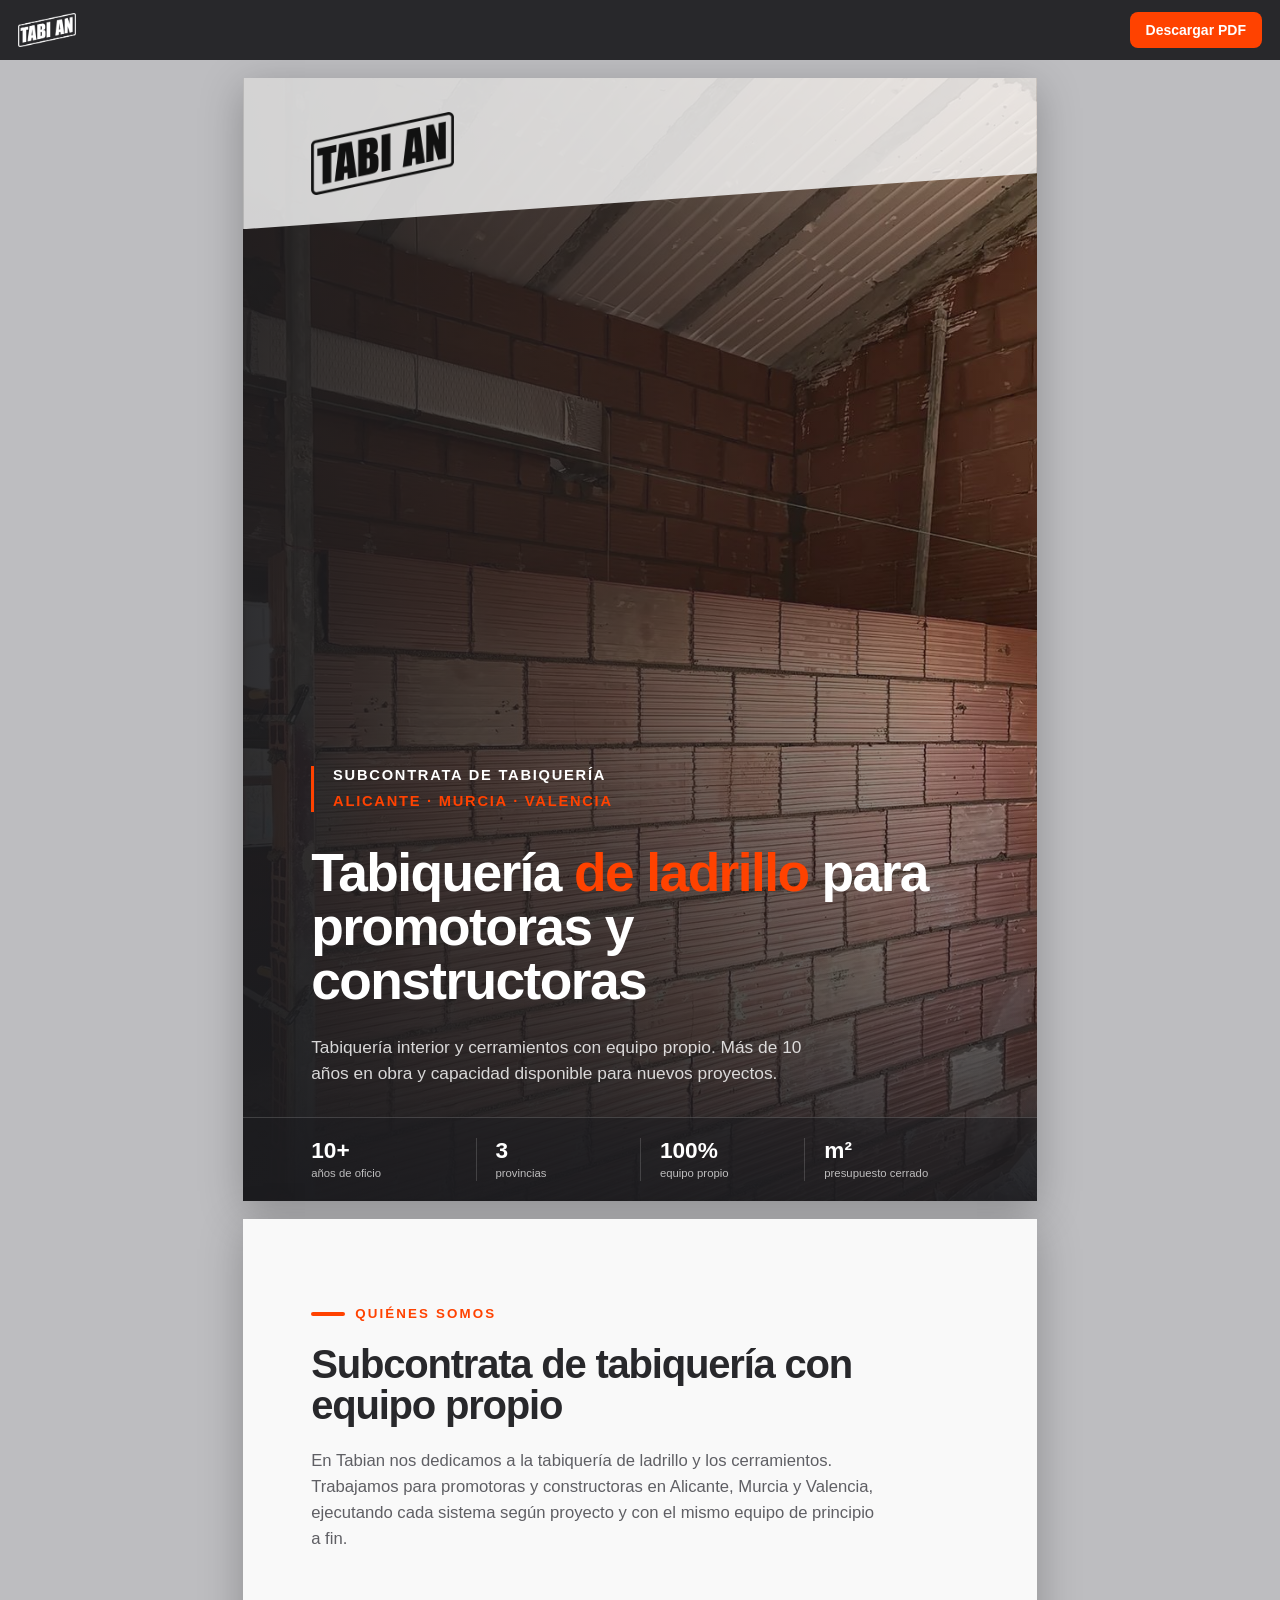
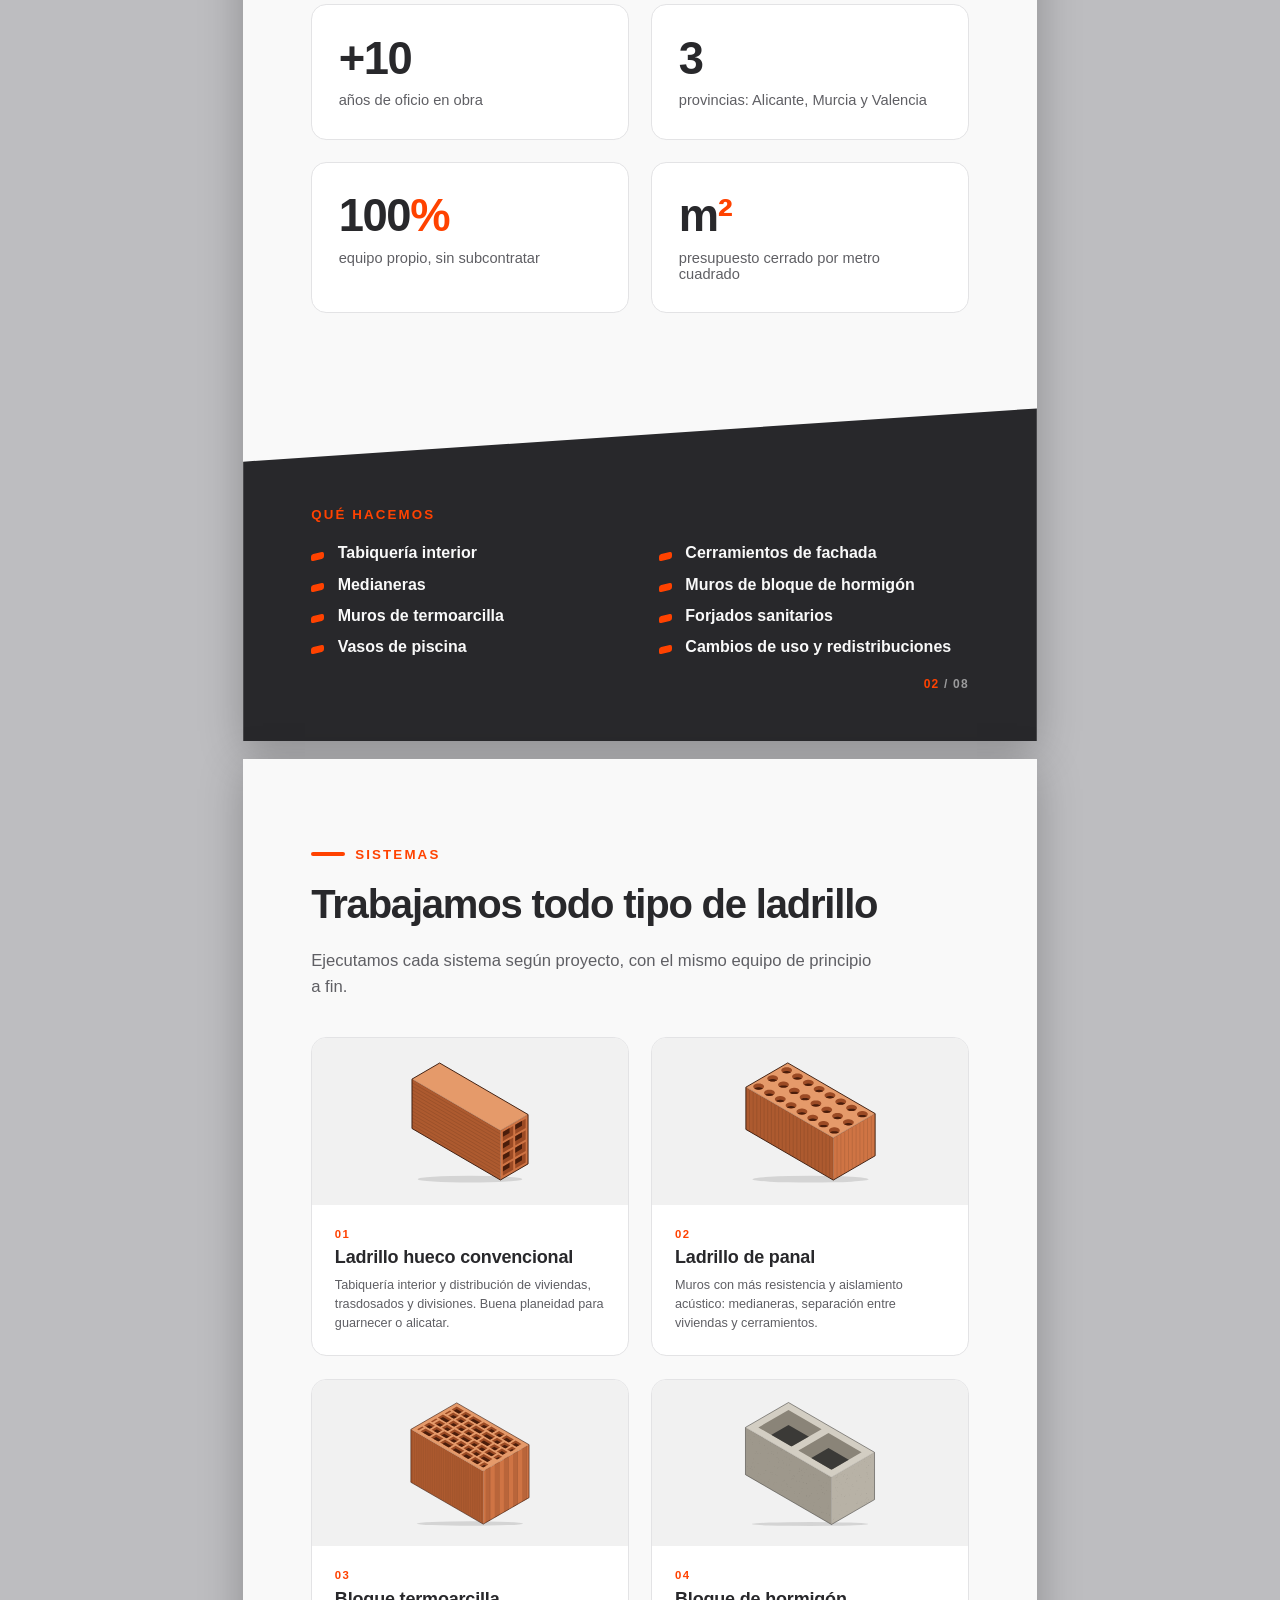
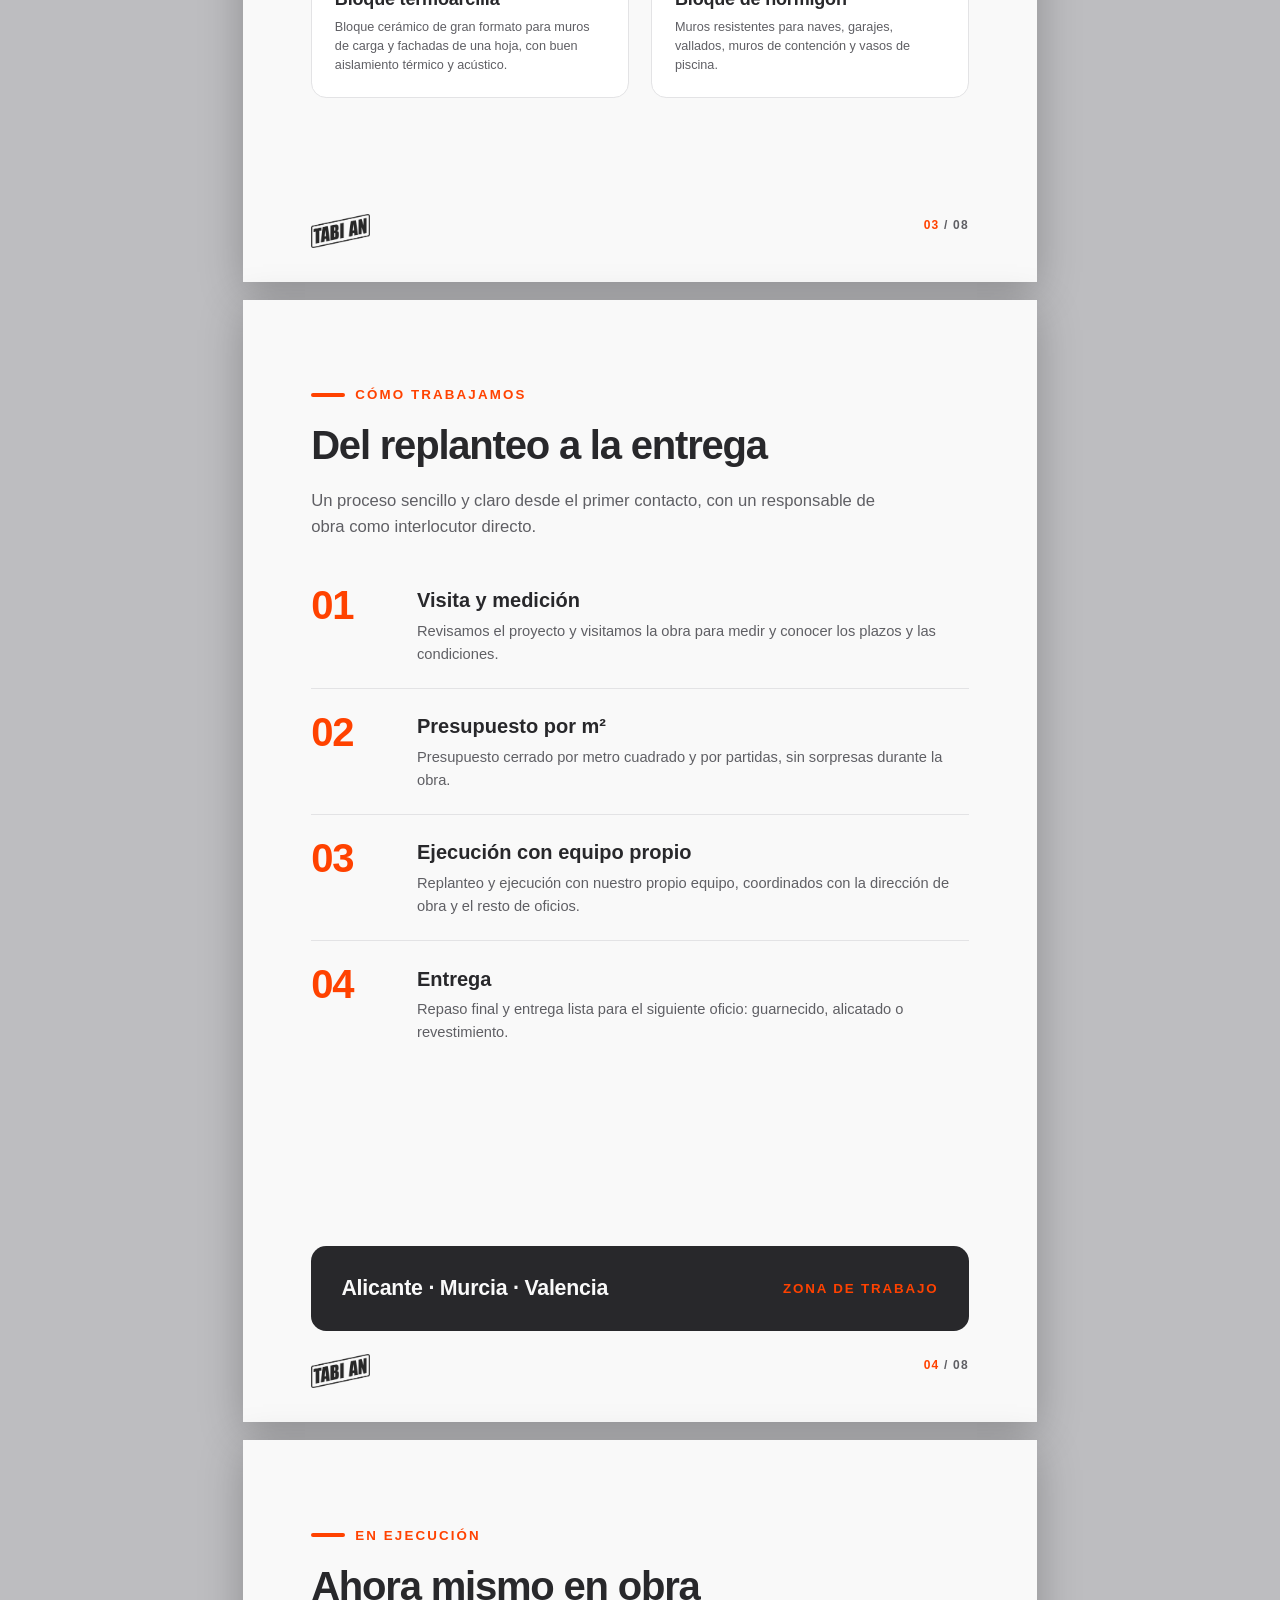
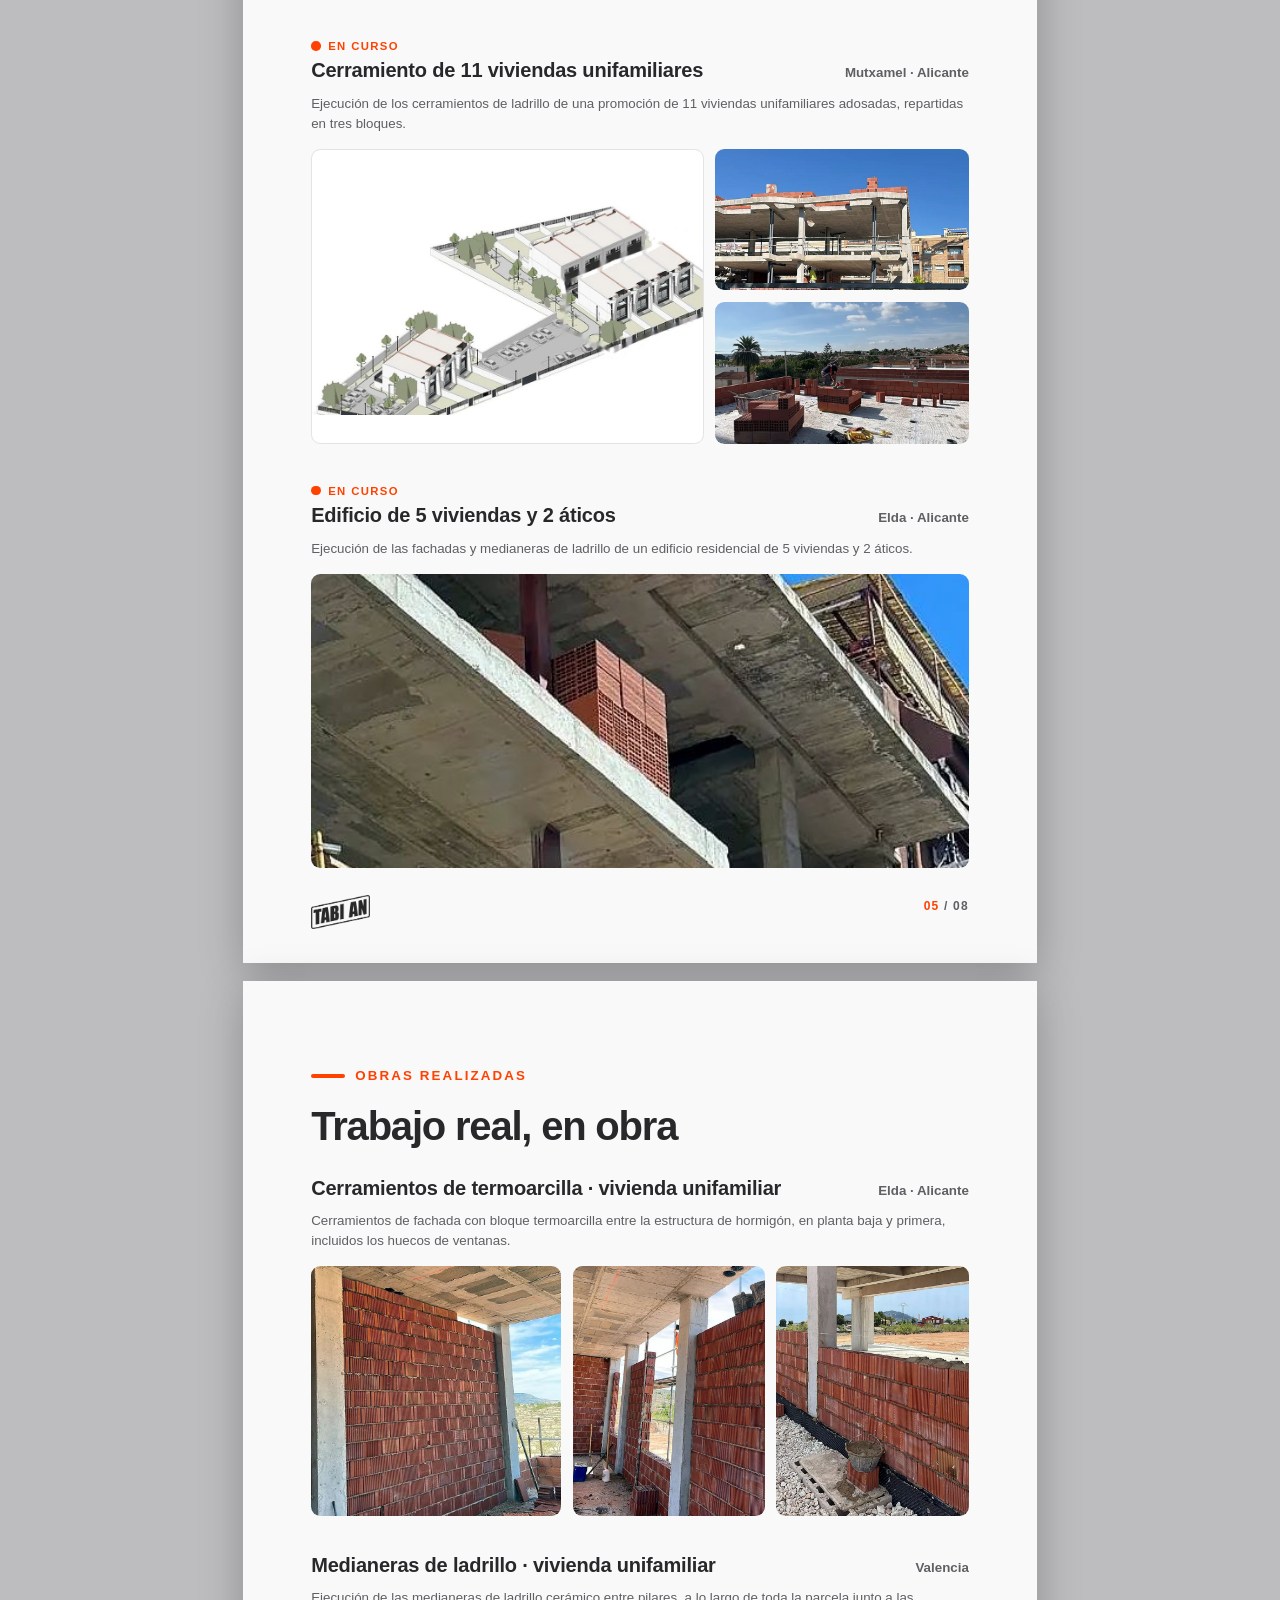
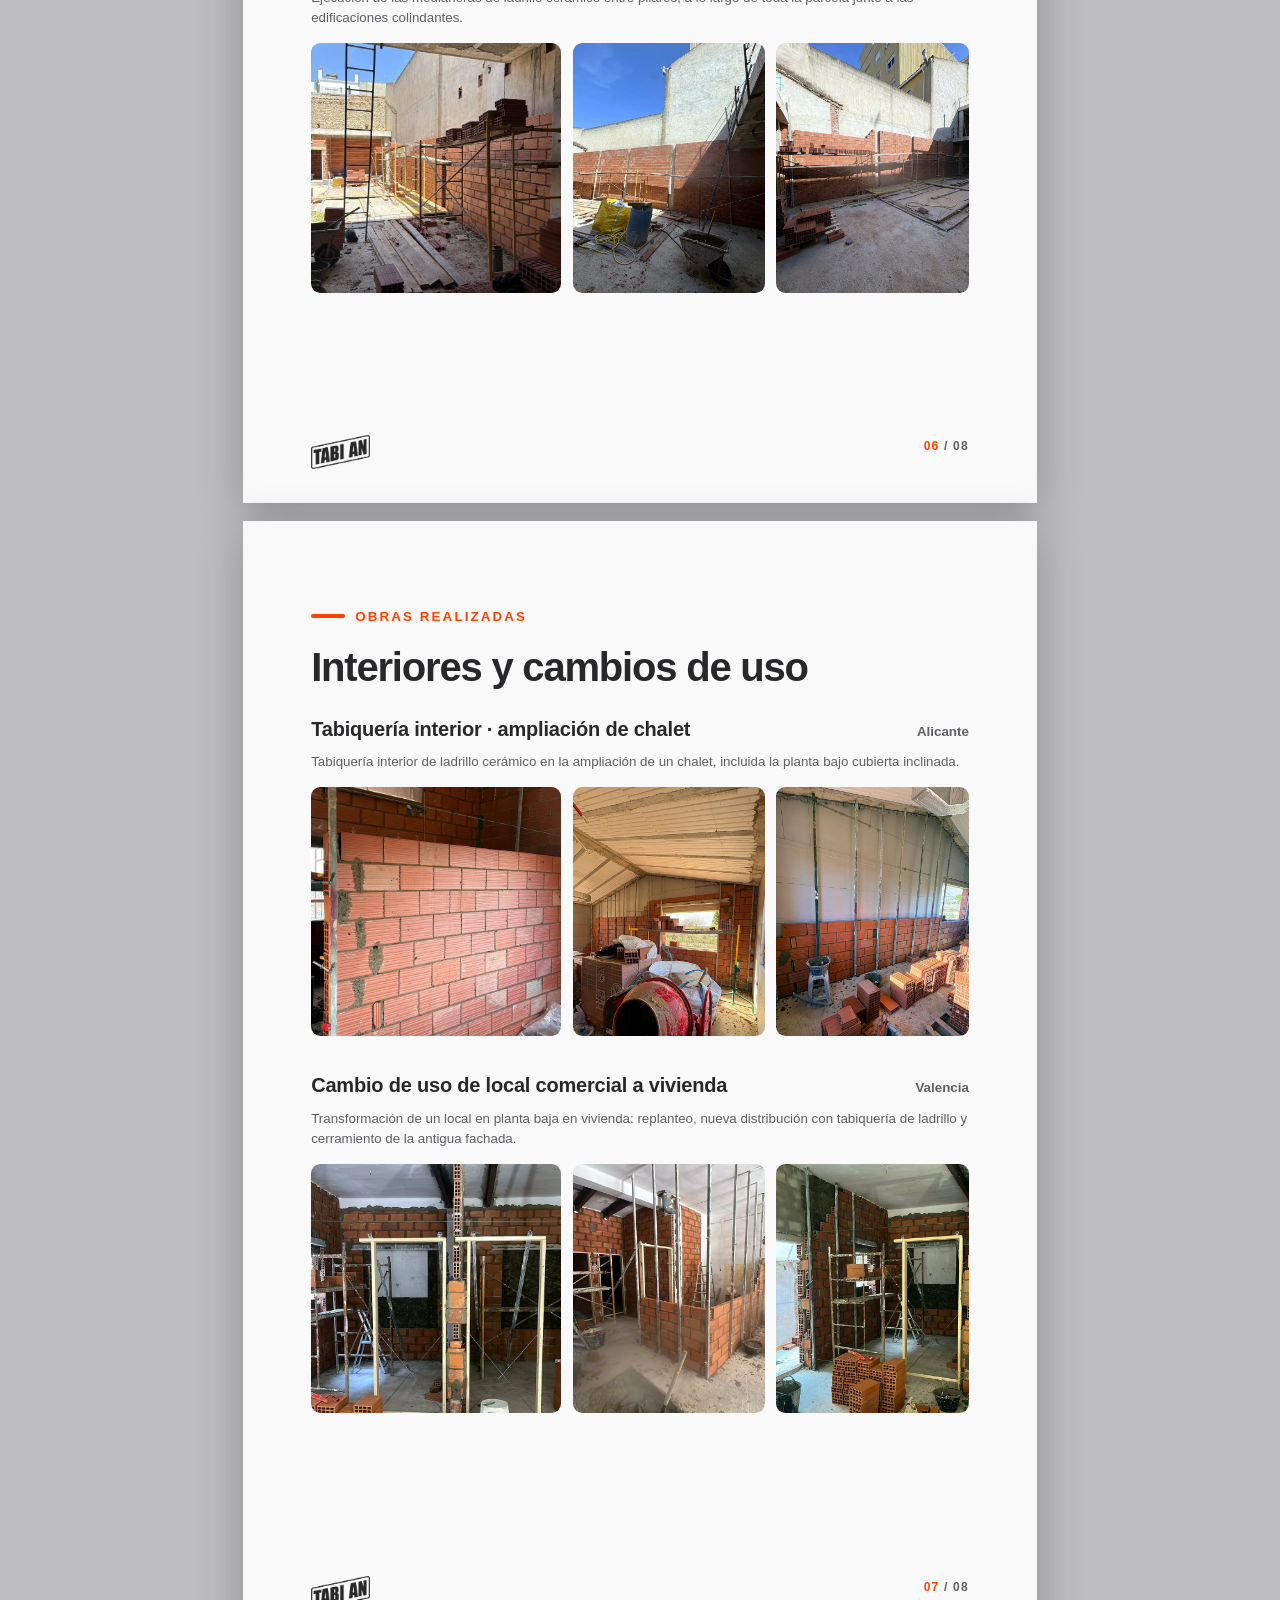
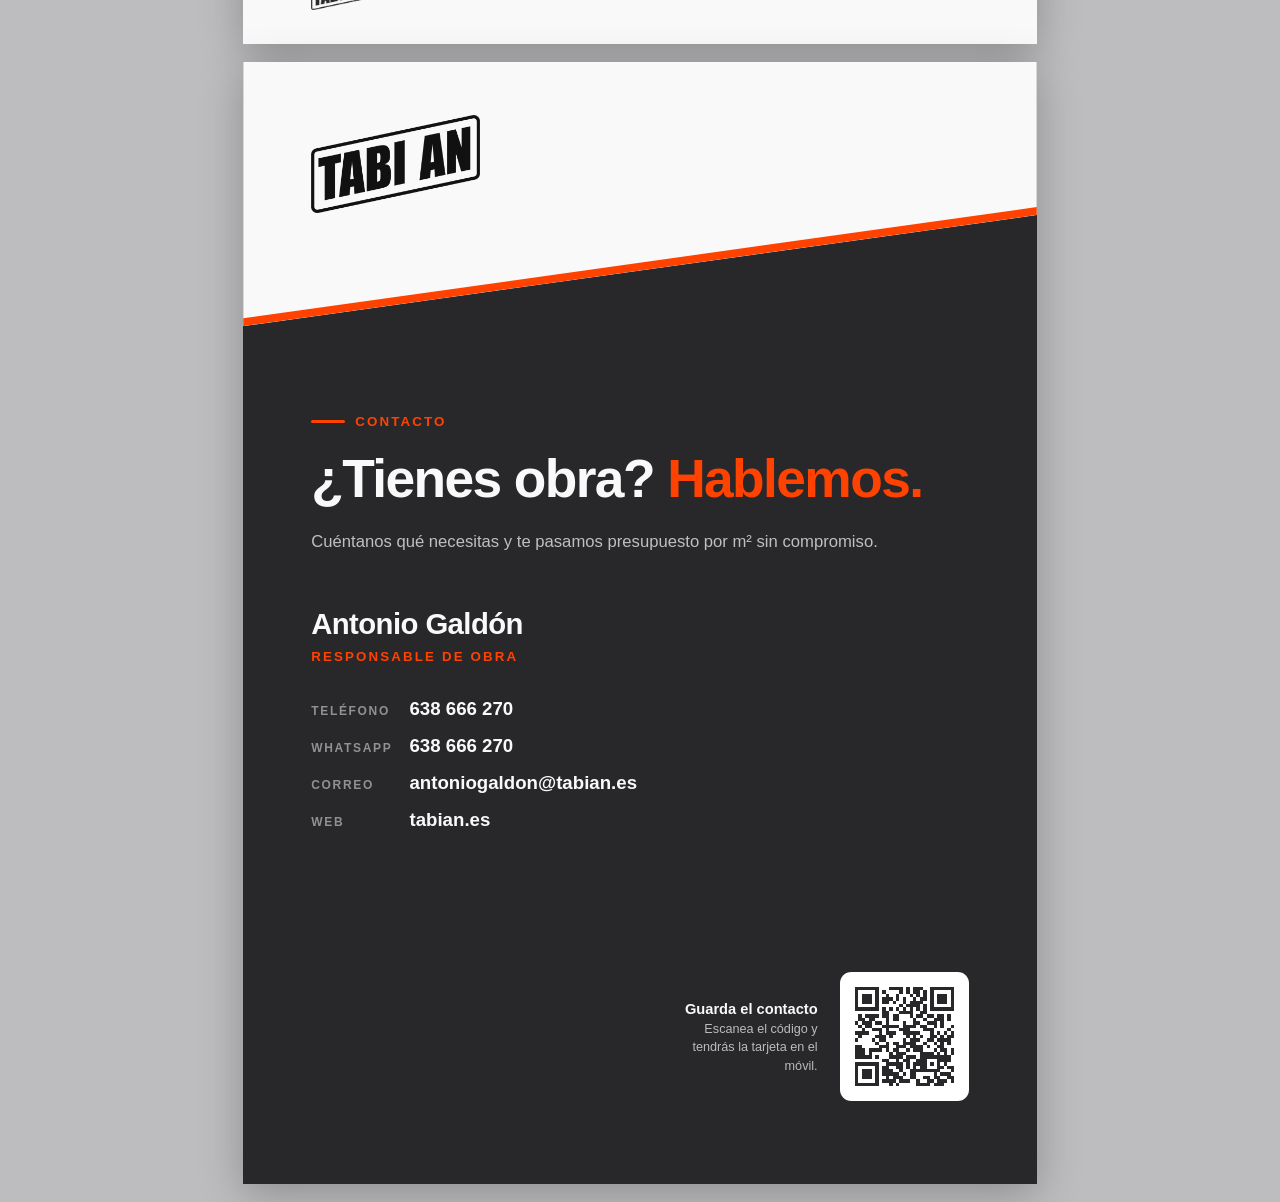
<file: dossier/index.html>
<!DOCTYPE html>
<html lang="es">
<head>
  <meta charset="UTF-8">
  <meta name="viewport" content="width=device-width, initial-scale=1">
  <title>Dossier · Tabian · Tabiquería de ladrillo</title>
  <meta name="description" content="Dossier de Tabian: tabiquería de ladrillo y cerramientos para promotoras y constructoras en Alicante, Murcia y Valencia.">
  <meta name="theme-color" content="#28282b">
  <meta property="og:title" content="Dossier · Tabian">
  <meta property="og:description" content="Tabiquería de ladrillo y cerramientos para promotoras y constructoras">
  <meta property="og:image" content="https://tabian.es/tarjeta/og.png">
  <link rel="icon" type="image/png" href="../img/favicon.png">
  <style>
    :root {
      --ink: #28282b; --ink-soft: #5f5f64; --off: #f9f9f9; --soft: #f1f1f1; --line: #e3e3e5;
      --red: #ff4200;
    }
    @page { size: A4; margin: 0; }
    * { box-sizing: border-box; }
    html { -webkit-print-color-adjust: exact; print-color-adjust: exact; }
    body {
      margin: 0; background: #bdbdc0;
      font-family: Inter, -apple-system, BlinkMacSystemFont, "Segoe UI", Roboto, Helvetica, Arial, sans-serif;
      color: var(--ink); -webkit-font-smoothing: antialiased;
    }

    /* Barra superior solo en la versión web */
    .webbar {
      position: sticky; top: 0; z-index: 10;
      display: flex; justify-content: space-between; align-items: center; gap: 12px;
      padding: 12px 18px; background: var(--ink); color: var(--off);
    }
    .webbar img { height: 34px; }
    .webbar a {
      background: var(--red); color: #fff; text-decoration: none; font-weight: 700; font-size: 14px;
      padding: 10px 16px; border-radius: 8px; white-space: nowrap;
    }
    @media print { .webbar { display: none; } body { background: none; } }

    .page {
      position: relative; width: 210mm; height: 297mm; overflow: hidden;
      margin: 18px auto; background: var(--off);
      box-shadow: 0 10px 40px rgba(0,0,0,.25);
      page-break-after: always; break-after: page;
    }
    @media print { .page { margin: 0; box-shadow: none; } }
    @media screen and (max-width: 820px) {
      .pages { zoom: calc(100vw / 820px); }
    }

    .pad { position: absolute; inset: 0; padding: 22mm 18mm 20mm; }
    .kicker {
      display: inline-flex; align-items: center; gap: 10px; margin: 0 0 6mm;
      font-size: 10pt; font-weight: 800; letter-spacing: .16em; text-transform: uppercase; color: var(--red);
    }
    .kicker::before { content: ""; width: 9mm; height: 1mm; background: var(--red); border-radius: 1mm; }
    h2 { margin: 0 0 6mm; font-size: 30pt; line-height: 1.02; letter-spacing: -.03em; font-weight: 800; }
    .lead { margin: 0; font-size: 12.5pt; line-height: 1.55; color: var(--ink-soft); max-width: 150mm; }
    .num { position: absolute; bottom: 10mm; right: 18mm; font-size: 9pt; font-weight: 700; color: var(--ink-soft); letter-spacing: .1em; }
    .num b { color: var(--red); }
    .footlogo { position: absolute; bottom: 9mm; left: 18mm; height: 9mm; opacity: .9; }

    /* ---------- Portada (igual que la portada de la web) ---------- */
    .cover { background: #1c1c1f; color: #fff; }
    .cover .photo { position: absolute; inset: 0; }
    .cover .photo img { width: 100%; height: 100%; object-fit: cover; object-position: 50% 60%; transform: scale(1.08); }
    .cover .photo::after {
      content: ""; position: absolute; inset: 0;
      background:
        linear-gradient(90deg, rgba(28,28,31,.92) 0%, rgba(28,28,31,.72) 45%, rgba(28,28,31,.25) 100%),
        linear-gradient(0deg, rgba(28,28,31,.85) 0%, transparent 40%);
    }
    .cover .band {
      position: absolute; left: 0; right: 0; top: 0; height: 40mm;
      background: rgba(249,249,249,.82);
      clip-path: polygon(0 0, 100% 0, 100% 63%, 0 100%);
    }
    .cover .logo { position: absolute; top: 9mm; left: 18mm; height: 22mm; }
    .cover .content { position: absolute; left: 18mm; right: 18mm; bottom: 30mm; }
    .cover .eyebrow {
      display: flex; flex-direction: column; gap: 2mm; margin: 0 0 9mm; padding-left: 5mm;
      border-left: 1mm solid var(--red);
      font-size: 11pt; font-weight: 700; letter-spacing: .12em; text-transform: uppercase; line-height: 1.3;
    }
    .cover .eyebrow span:last-child { color: var(--red); }
    .cover h1 { margin: 0 0 7mm; font-size: 40pt; line-height: 1.02; letter-spacing: -.03em; font-weight: 800; }
    .cover h1 span { color: var(--red); }
    .cover .lead2 { margin: 0; font-size: 13pt; line-height: 1.5; color: rgba(255,255,255,.82); max-width: 135mm; }
    .cover .stats-bar {
      position: absolute; left: 0; right: 0; bottom: 0; height: 22mm;
      border-top: 1px solid rgba(255,255,255,.16); background: rgba(28,28,31,.55);
      display: grid; grid-template-columns: repeat(4, 1fr); padding: 0 18mm; align-items: center;
    }
    .cover .stats-bar div { border-left: 1px solid rgba(255,255,255,.16); padding-left: 5mm; }
    .cover .stats-bar div:first-child { border-left: 0; padding-left: 0; }
    .cover .stats-bar b { display: block; font-size: 17pt; font-weight: 800; line-height: 1.1; }
    .cover .stats-bar span { font-size: 8.5pt; color: rgba(255,255,255,.7); }

    /* ---------- Quiénes somos ---------- */
    .stats { display: grid; grid-template-columns: 1fr 1fr; gap: 6mm; margin-top: 14mm; }
    .stat { background: #fff; border: 1px solid var(--line); border-radius: 4mm; padding: 8mm 7mm; }
    .stat b { display: block; font-size: 34pt; line-height: 1; font-weight: 800; letter-spacing: -.03em; }
    .stat b em { font-style: normal; color: var(--red); }
    .stat span { display: block; margin-top: 3mm; font-size: 11pt; color: var(--ink-soft); }
    .services {
      position: absolute; left: 0; right: 0; bottom: 0; height: 88mm; background: var(--ink); color: var(--off);
      clip-path: polygon(0 16%, 100% 0, 100% 100%, 0 100%); padding: 26mm 18mm 0;
    }
    .services h3 { margin: 0 0 6mm; font-size: 10pt; letter-spacing: .16em; text-transform: uppercase; color: var(--red); }
    .services ul { margin: 0; padding: 0; list-style: none; display: grid; grid-template-columns: 1fr 1fr; gap: 3.5mm 10mm; }
    .services li { font-size: 12pt; font-weight: 600; padding-left: 7mm; position: relative; }
    .services li::before { content: ""; position: absolute; left: 0; top: 2.2mm; width: 3.5mm; height: 1.8mm; background: var(--red); border-radius: .6mm; transform: skewY(-12deg); }
    .services .num { color: rgba(249,249,249,.55); }

    /* ---------- Sistemas ---------- */
    .bricks { display: grid; grid-template-columns: 1fr 1fr; gap: 6mm; margin-top: 10mm; }
    .brick { background: #fff; border: 1px solid var(--line); border-radius: 4mm; overflow: hidden; }
    .brick .art { height: 44mm; display: flex; align-items: center; justify-content: center; background: var(--soft); padding: 5mm 8mm; }
    .brick .art img { max-height: 100%; max-width: 100%; }
    .brick .body { padding: 5mm 6mm 6mm; }
    .brick small { font-size: 8.5pt; font-weight: 800; letter-spacing: .12em; color: var(--red); }
    .brick h4 { margin: 1.5mm 0 2mm; font-size: 13.5pt; letter-spacing: -.01em; }
    .brick p { margin: 0; font-size: 9.5pt; line-height: 1.5; color: var(--ink-soft); }

    /* ---------- Cómo trabajamos ---------- */
    .steps { margin-top: 12mm; display: grid; gap: 6mm; }
    .step { display: grid; grid-template-columns: 22mm 1fr; gap: 6mm; align-items: start; padding-bottom: 6mm; border-bottom: 1px solid var(--line); }
    .step:last-child { border-bottom: 0; }
    .step .n { font-size: 30pt; font-weight: 800; line-height: 1; color: var(--red); letter-spacing: -.03em; }
    .step h4 { margin: 1mm 0 2mm; font-size: 15pt; }
    .step p { margin: 0; font-size: 11pt; line-height: 1.55; color: var(--ink-soft); }
    .zonebox {
      position: absolute; left: 18mm; right: 18mm; bottom: 24mm; padding: 8mm; border-radius: 4mm;
      background: var(--ink); color: var(--off); display: flex; justify-content: space-between; align-items: center;
    }
    .zonebox b { font-size: 16pt; letter-spacing: -.01em; }
    .zonebox span { font-size: 10pt; letter-spacing: .14em; text-transform: uppercase; color: var(--red); font-weight: 800; }

    /* ---------- Obras ---------- */
    .work { margin-top: 8mm; }
    .work + .work { margin-top: 10mm; }
    .work .head { display: flex; justify-content: space-between; align-items: baseline; gap: 6mm; margin-bottom: 3mm; }
    .work h4 { margin: 0; font-size: 15pt; letter-spacing: -.01em; }
    .work .loc { font-size: 10pt; font-weight: 700; color: var(--ink-soft); white-space: nowrap; }
    .work p { margin: 0 0 4mm; font-size: 10pt; line-height: 1.5; color: var(--ink-soft); }
    .badge { display: inline-flex; align-items: center; gap: 2mm; font-size: 8.5pt; font-weight: 800; letter-spacing: .12em; text-transform: uppercase; color: var(--red); margin-bottom: 2mm; }
    .badge::before { content: ""; width: 2.5mm; height: 2.5mm; border-radius: 50%; background: var(--red); }
    .gal { display: grid; gap: 3mm; }
    .gal img { width: 100%; height: 100%; object-fit: cover; border-radius: 2.5mm; display: block; background: var(--soft); }
    .g3 { grid-template-columns: 1.3fr 1fr 1fr; }
    .g3 img { height: 66mm; }
    .g-mutx { grid-template-columns: 1.55fr 1fr; }
    .g-mutx img { height: 37.5mm; }
    .g-mutx img:first-child { height: 78mm; }
    .g-mutx img:first-child { grid-row: span 2; object-fit: contain; background: #fff; border: 1px solid var(--line); }
    .g-edif { grid-template-columns: 1fr; }
    .g-edif img { height: 78mm; }

    /* ---------- Contacto ---------- */
    .contact { background: var(--ink); color: var(--off); }
    .contact .band {
      position: absolute; left: 0; right: 0; top: 0; height: 70mm; background: var(--off);
      clip-path: polygon(0 0, 100% 0, 100% 58%, 0 100%);
    }
    .contact .band::after { content: ""; position: absolute; inset: 0; background: var(--red); clip-path: polygon(0 97%, 100% 55%, 100% 58%, 0 100%); }
    .contact .logo { position: absolute; top: 14mm; left: 18mm; height: 26mm; }
    .contact .inner { position: absolute; left: 18mm; right: 18mm; top: 92mm; }
    .contact h2 { font-size: 40pt; }
    .contact h2 span { color: var(--red); }
    .contact .lead { color: rgba(249,249,249,.72); }
    .person { margin-top: 14mm; }
    .person b { display: block; font-size: 22pt; letter-spacing: -.02em; }
    .person span { display: block; margin-top: 2mm; font-size: 10pt; font-weight: 800; letter-spacing: .16em; text-transform: uppercase; color: var(--red); }
    .lines { margin-top: 9mm; display: grid; gap: 4mm; font-size: 14pt; font-weight: 600; }
    .lines a { color: var(--off); text-decoration: none; }
    .lines small { display: inline-block; width: 26mm; font-size: 9pt; font-weight: 700; letter-spacing: .14em; text-transform: uppercase; color: rgba(249,249,249,.5); }
    .qrbox { position: absolute; right: 18mm; bottom: 22mm; display: flex; align-items: center; gap: 6mm; }
    .qrbox img { width: 34mm; height: 34mm; background: #fff; padding: 2mm; border-radius: 3mm; }
    .qrbox p { margin: 0; width: 42mm; font-size: 9.5pt; line-height: 1.45; color: rgba(249,249,249,.7); text-align: right; }
    .qrbox strong { display: block; color: var(--off); font-size: 11pt; }
  </style>
</head>
<body>
  <div class="webbar">
    <img src="../img/logo2-blanco.webp" alt="Tabian">
    <a href="tabian-dossier.pdf" download>Descargar PDF</a>
  </div>

  <div class="pages">

  <!-- 1 · PORTADA -->
  <section class="page cover">
    <div class="photo"><img src="img/portada.jpg" alt="Tabique de ladrillo en obra"></div>
    <div class="band"></div>
    <img class="logo" src="../img/logo2-negro.png" alt="Tabian">
    <div class="content">
      <p class="eyebrow"><span>Subcontrata de tabiquería</span><span>Alicante · Murcia · Valencia</span></p>
      <h1>Tabiquería <span>de ladrillo</span> para promotoras y constructoras</h1>
      <p class="lead2">Tabiquería interior y cerramientos con equipo propio. Más de 10 años en obra y capacidad disponible para nuevos proyectos.</p>
    </div>
    <div class="stats-bar">
      <div><b>10+</b><span>años de oficio</span></div>
      <div><b>3</b><span>provincias</span></div>
      <div><b>100%</b><span>equipo propio</span></div>
      <div><b>m²</b><span>presupuesto cerrado</span></div>
    </div>
  </section>

  <!-- 2 · QUIÉNES SOMOS -->
  <section class="page">
    <div class="pad">
      <p class="kicker">Quiénes somos</p>
      <h2>Subcontrata de tabiquería con equipo propio</h2>
      <p class="lead">En Tabian nos dedicamos a la tabiquería de ladrillo y los cerramientos. Trabajamos para promotoras y constructoras en Alicante, Murcia y Valencia, ejecutando cada sistema según proyecto y con el mismo equipo de principio a fin.</p>

      <div class="stats">
        <div class="stat"><b>+10</b><span>años de oficio en obra</span></div>
        <div class="stat"><b>3</b><span>provincias: Alicante, Murcia y Valencia</span></div>
        <div class="stat"><b>100<em>%</em></b><span>equipo propio, sin subcontratar</span></div>
        <div class="stat"><b>m<em>²</em></b><span>presupuesto cerrado por metro cuadrado</span></div>
      </div>
    </div>
    <div class="services">
      <h3>Qué hacemos</h3>
      <ul>
        <li>Tabiquería interior</li>
        <li>Cerramientos de fachada</li>
        <li>Medianeras</li>
        <li>Muros de bloque de hormigón</li>
        <li>Muros de termoarcilla</li>
        <li>Forjados sanitarios</li>
        <li>Vasos de piscina</li>
        <li>Cambios de uso y redistribuciones</li>
      </ul>
      <p class="num"><b>02</b> / 08</p>
    </div>
  </section>

  <!-- 3 · SISTEMAS -->
  <section class="page">
    <div class="pad">
      <p class="kicker">Sistemas</p>
      <h2>Trabajamos todo tipo de ladrillo</h2>
      <p class="lead">Ejecutamos cada sistema según proyecto, con el mismo equipo de principio a fin.</p>
      <div class="bricks">
        <div class="brick"><div class="art"><img src="../img/ladrillos/hueco.svg" alt=""></div><div class="body"><small>01</small><h4>Ladrillo hueco convencional</h4><p>Tabiquería interior y distribución de viviendas, trasdosados y divisiones. Buena planeidad para guarnecer o alicatar.</p></div></div>
        <div class="brick"><div class="art"><img src="../img/ladrillos/panal.svg" alt=""></div><div class="body"><small>02</small><h4>Ladrillo de panal</h4><p>Muros con más resistencia y aislamiento acústico: medianeras, separación entre viviendas y cerramientos.</p></div></div>
        <div class="brick"><div class="art"><img src="../img/ladrillos/termo.svg" alt=""></div><div class="body"><small>03</small><h4>Bloque termoarcilla</h4><p>Bloque cerámico de gran formato para muros de carga y fachadas de una hoja, con buen aislamiento térmico y acústico.</p></div></div>
        <div class="brick"><div class="art"><img src="../img/ladrillos/hormigon.svg" alt=""></div><div class="body"><small>04</small><h4>Bloque de hormigón</h4><p>Muros resistentes para naves, garajes, vallados, muros de contención y vasos de piscina.</p></div></div>
      </div>
    </div>
    <img class="footlogo" src="../img/logo2-negro.png" alt=""><p class="num"><b>03</b> / 08</p>
  </section>

  <!-- 4 · CÓMO TRABAJAMOS -->
  <section class="page">
    <div class="pad">
      <p class="kicker">Cómo trabajamos</p>
      <h2>Del replanteo a la entrega</h2>
      <p class="lead">Un proceso sencillo y claro desde el primer contacto, con un responsable de obra como interlocutor directo.</p>
      <div class="steps">
        <div class="step"><span class="n">01</span><div><h4>Visita y medición</h4><p>Revisamos el proyecto y visitamos la obra para medir y conocer los plazos y las condiciones.</p></div></div>
        <div class="step"><span class="n">02</span><div><h4>Presupuesto por m²</h4><p>Presupuesto cerrado por metro cuadrado y por partidas, sin sorpresas durante la obra.</p></div></div>
        <div class="step"><span class="n">03</span><div><h4>Ejecución con equipo propio</h4><p>Replanteo y ejecución con nuestro propio equipo, coordinados con la dirección de obra y el resto de oficios.</p></div></div>
        <div class="step"><span class="n">04</span><div><h4>Entrega</h4><p>Repaso final y entrega lista para el siguiente oficio: guarnecido, alicatado o revestimiento.</p></div></div>
      </div>
    </div>
    <div class="zonebox"><b>Alicante · Murcia · Valencia</b><span>Zona de trabajo</span></div>
    <img class="footlogo" src="../img/logo2-negro.png" alt=""><p class="num"><b>04</b> / 08</p>
  </section>

  <!-- 5 · EN EJECUCIÓN -->
  <section class="page">
    <div class="pad">
      <p class="kicker">En ejecución</p>
      <h2>Ahora mismo en obra</h2>
      <div class="work">
        <span class="badge">En curso</span>
        <div class="head"><h4>Cerramiento de 11 viviendas unifamiliares</h4><span class="loc">Mutxamel · Alicante</span></div>
        <p>Ejecución de los cerramientos de ladrillo de una promoción de 11 viviendas unifamiliares adosadas, repartidas en tres bloques.</p>
        <div class="gal g-mutx">
          <img src="img/obras-mutxamel-03-proyecto.jpg" alt="">
          <img src="img/obras-mutxamel-01-estructura.jpg" alt="">
          <img src="img/obras-mutxamel-02-cubierta.jpg" alt="">
        </div>
      </div>
      <div class="work">
        <span class="badge">En curso</span>
        <div class="head"><h4>Edificio de 5 viviendas y 2 áticos</h4><span class="loc">Elda · Alicante</span></div>
        <p>Ejecución de las fachadas y medianeras de ladrillo de un edificio residencial de 5 viviendas y 2 áticos.</p>
        <div class="gal g-edif"><img src="img/obras-elda-edificio-01-estructura.jpg" alt="" style="object-position:50% 40%"></div>
      </div>
    </div>
    <img class="footlogo" src="../img/logo2-negro.png" alt=""><p class="num"><b>05</b> / 08</p>
  </section>

  <!-- 6 · OBRAS I -->
  <section class="page">
    <div class="pad">
      <p class="kicker">Obras realizadas</p>
      <h2>Trabajo real, en obra</h2>
      <div class="work">
        <div class="head"><h4>Cerramientos de termoarcilla · vivienda unifamiliar</h4><span class="loc">Elda · Alicante</span></div>
        <p>Cerramientos de fachada con bloque termoarcilla entre la estructura de hormigón, en planta baja y primera, incluidos los huecos de ventanas.</p>
        <div class="gal g3">
          <img src="img/obras-elda-termo-01-cerramiento.jpg" alt="">
          <img src="img/obras-elda-termo-02-pilares.jpg" alt="">
          <img src="img/obras-elda-termo-03-planta-baja.jpg" alt="">
        </div>
      </div>
      <div class="work">
        <div class="head"><h4>Medianeras de ladrillo · vivienda unifamiliar</h4><span class="loc">Valencia</span></div>
        <p>Ejecución de las medianeras de ladrillo cerámico entre pilares, a lo largo de toda la parcela junto a las edificaciones colindantes.</p>
        <div class="gal g3">
          <img src="img/obras-valencia-02-andamios.jpg" alt="">
          <img src="img/obras-valencia-01-medianeras.jpg" alt="">
          <img src="img/obras-valencia-03-hiladas.jpg" alt="">
        </div>
      </div>
    </div>
    <img class="footlogo" src="../img/logo2-negro.png" alt=""><p class="num"><b>06</b> / 08</p>
  </section>

  <!-- 7 · OBRAS II -->
  <section class="page">
    <div class="pad">
      <p class="kicker">Obras realizadas</p>
      <h2>Interiores y cambios de uso</h2>
      <div class="work">
        <div class="head"><h4>Tabiquería interior · ampliación de chalet</h4><span class="loc">Alicante</span></div>
        <p>Tabiquería interior de ladrillo cerámico en la ampliación de un chalet, incluida la planta bajo cubierta inclinada.</p>
        <div class="gal g3">
          <img src="img/obras-alicante-01-tabique.jpg" alt="">
          <img src="img/obras-alicante-02-bajocubierta.jpg" alt="">
          <img src="img/obras-alicante-03-arranque.jpg" alt="">
        </div>
      </div>
      <div class="work">
        <div class="head"><h4>Cambio de uso de local comercial a vivienda</h4><span class="loc">Valencia</span></div>
        <p>Transformación de un local en planta baja en vivienda: replanteo, nueva distribución con tabiquería de ladrillo y cerramiento de la antigua fachada.</p>
        <div class="gal g3">
          <img src="img/obras-valencia-local-01-premarcos.jpg" alt="">
          <img src="img/obras-valencia-local-02-tabiques.jpg" alt="">
          <img src="img/obras-valencia-local-03-distribucion.jpg" alt="">
        </div>
      </div>
    </div>
    <img class="footlogo" src="../img/logo2-negro.png" alt=""><p class="num"><b>07</b> / 08</p>
  </section>

  <!-- 8 · CONTACTO -->
  <section class="page contact">
    <div class="band"></div>
    <img class="logo" src="../img/logo2-negro.png" alt="Tabian">
    <div class="inner">
      <p class="kicker">Contacto</p>
      <h2>¿Tienes obra? <span>Hablemos.</span></h2>
      <p class="lead">Cuéntanos qué necesitas y te pasamos presupuesto por m² sin compromiso.</p>
      <div class="person"><b>Antonio Galdón</b><span>Responsable de obra</span></div>
      <div class="lines">
        <div><small>Teléfono</small><a href="tel:+34638666270">638 666 270</a></div>
        <div><small>WhatsApp</small><a href="https://wa.me/34638666270">638 666 270</a></div>
        <div><small>Correo</small><a href="mailto:antoniogaldon@tabian.es">antoniogaldon@tabian.es</a></div>
        <div><small>Web</small><a href="https://tabian.es">tabian.es</a></div>
      </div>
    </div>
    <div class="qrbox">
      <p><strong>Guarda el contacto</strong>Escanea el código y tendrás la tarjeta en el móvil.</p>
      <img src="../tarjeta/qr.svg" alt="QR de la tarjeta de contacto">
    </div>
  </section>

  </div>
</body>
</html>
</file>
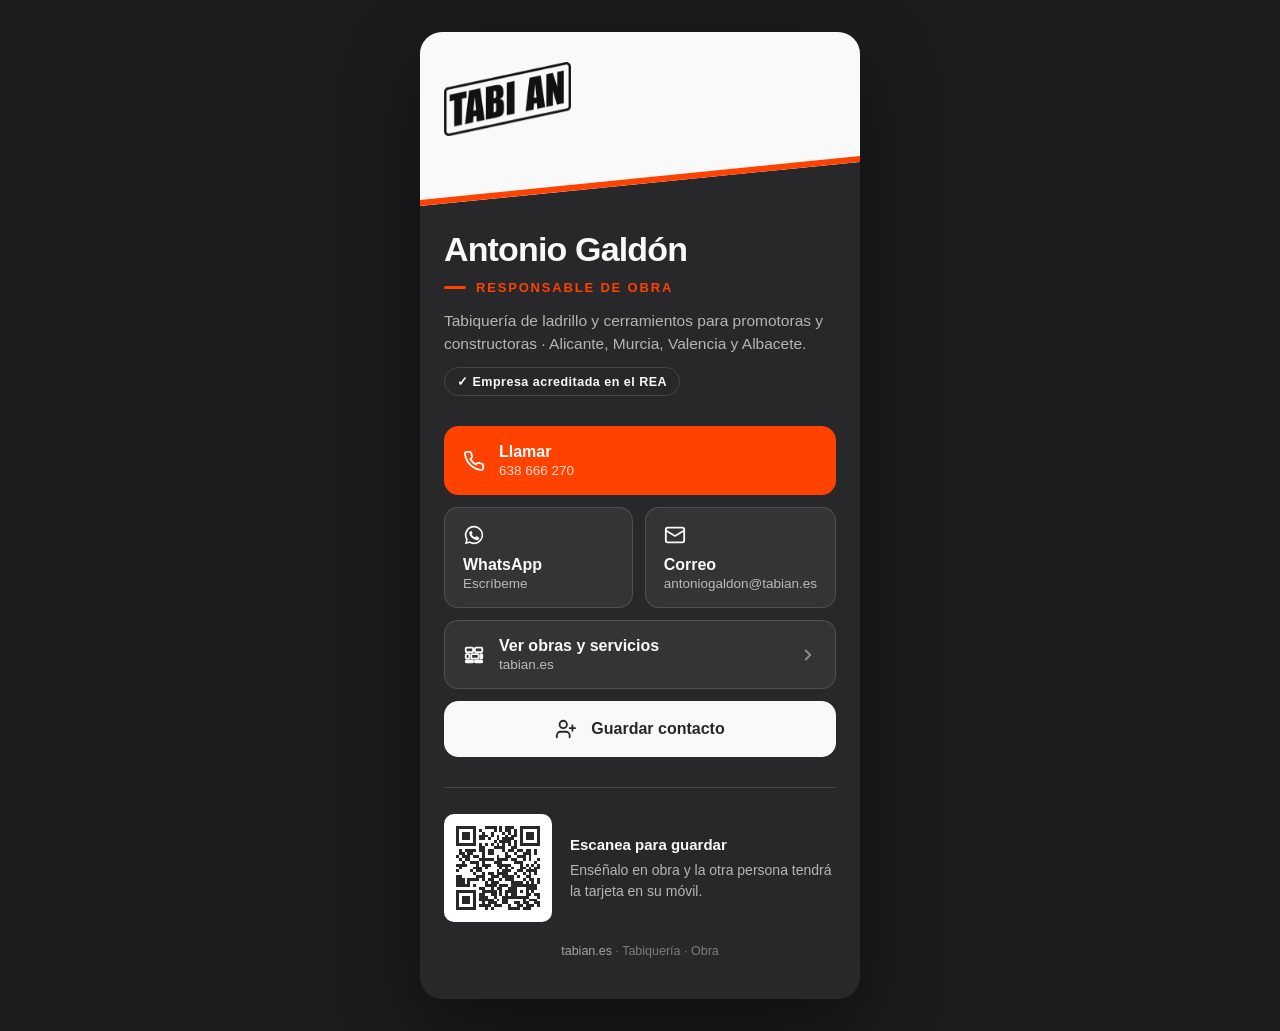
<file: tarjeta/index.html>
<!DOCTYPE html>
<html lang="es">
<head>
  <meta charset="UTF-8">
  <meta name="viewport" content="width=device-width, initial-scale=1, viewport-fit=cover">
  <title>Antonio Galdón · Tabian</title>
  <meta name="description" content="Antonio Galdón, responsable de obra en Tabian. Tabiquería de ladrillo y cerramientos en Alicante, Murcia, Valencia y Albacete.">
  <meta name="robots" content="noindex">
  <meta name="theme-color" content="#28282b">
  <meta property="og:title" content="Antonio Galdón · Tabian">
  <meta property="og:description" content="Responsable de obra · Tabiquería de ladrillo y cerramientos">
  <meta property="og:image" content="https://tabian.es/tarjeta/og.png">
  <meta property="og:url" content="https://tabian.es/tarjeta/">
  <meta property="og:type" content="profile">
  <link rel="icon" type="image/png" href="../img/favicon.png">
  <link rel="apple-touch-icon" href="../img/apple-touch-icon.png">
  <style>
    :root {
      --ink: #28282b;
      --ink-2: #1c1c1f;
      --off: #f9f9f9;
      --muted: rgba(249, 249, 249, .68);
      --line: rgba(249, 249, 249, .14);
      --red: #ff4200;
      --red-dark: #d93700;
    }
    *, *::before, *::after { box-sizing: border-box; }
    html { -webkit-text-size-adjust: 100%; }
    body {
      margin: 0;
      min-height: 100vh;
      min-height: 100svh;
      font-family: Inter, -apple-system, BlinkMacSystemFont, "Segoe UI", Roboto, Helvetica, Arial, sans-serif;
      background: var(--ink-2);
      color: var(--off);
      display: flex;
      justify-content: center;
      -webkit-font-smoothing: antialiased;
    }
    a { color: inherit; text-decoration: none; }

    .card {
      position: relative;
      width: 100%;
      max-width: 440px;
      min-height: 100svh;
      background: var(--ink);
      overflow: hidden;
      padding: 0 24px calc(28px + env(safe-area-inset-bottom));
    }
    @media (min-width: 480px) {
      body { align-items: center; padding: 32px 0; }
      .card { min-height: 0; border-radius: 22px; box-shadow: 0 30px 80px rgba(0,0,0,.45); }
    }

    /* Cabecera: franja blanca inclinada como el logo */
    .top {
      position: relative;
      margin: 0 -24px;
      padding: calc(30px + env(safe-area-inset-top)) 24px 70px;
      background: var(--off);
      clip-path: polygon(0 0, 100% 0, 100% calc(100% - 44px), 0 100%);
    }
    .top::after {
      content: "";
      position: absolute; left: 0; right: 0; bottom: 0; height: 100%;
      background: var(--red);
      clip-path: polygon(0 calc(100% - 6px), 100% calc(100% - 50px), 100% calc(100% - 44px), 0 100%);
    }
    .logo { display: block; height: 74px; width: auto; }

    .who { margin-top: 26px; }
    .who h1 {
      margin: 0;
      font-size: 34px;
      line-height: 1.05;
      letter-spacing: -.025em;
      font-weight: 800;
    }
    .role {
      display: inline-flex; align-items: center; gap: 10px;
      margin: 12px 0 0;
      font-size: 13px; font-weight: 700; letter-spacing: .14em; text-transform: uppercase;
      color: var(--red);
    }
    .role::before { content: ""; width: 22px; height: 3px; background: var(--red); border-radius: 2px; }
    .rea { margin: 12px 0 0; display: inline-block; font-size: 12.5px; font-weight: 700; letter-spacing: .04em; color: var(--off); border: 1px solid var(--line); border-radius: 999px; padding: 6px 12px; }
    .tagline { margin: 14px 0 0; color: var(--muted); font-size: 15.5px; line-height: 1.5; }

    /* Botones */
    .actions { display: grid; gap: 12px; margin-top: 30px; }
    .btn {
      display: flex; align-items: center; gap: 14px;
      padding: 16px 18px;
      border-radius: 14px;
      background: rgba(249, 249, 249, .06);
      border: 1px solid var(--line);
      font-weight: 600; font-size: 16px;
      transition: transform .15s ease, background .2s, border-color .2s;
      -webkit-tap-highlight-color: transparent;
    }
    .btn:active { transform: scale(.98); }
    .btn:hover { background: rgba(249, 249, 249, .1); border-color: rgba(249,249,249,.25); }
    .btn svg { width: 22px; height: 22px; flex-shrink: 0; }
    .btn .sub { display: block; font-weight: 500; font-size: 13.5px; color: var(--muted); margin-top: 2px; }
    .btn .txt { flex: 1; min-width: 0; }
    .btn .arrow { opacity: .45; width: 18px; height: 18px; }
    .btn-main { background: var(--red); border-color: var(--red); color: #fff; }
    .btn-main .sub { color: rgba(255,255,255,.82); }
    .btn-main:hover { background: var(--red-dark); border-color: var(--red-dark); }
    .btn-save { background: var(--off); color: var(--ink); border-color: var(--off); justify-content: center; }
    .btn-save:hover { background: #fff; }

    .duo { display: grid; grid-template-columns: 1fr 1fr; gap: 12px; }
    .duo .btn { flex-direction: column; align-items: flex-start; gap: 10px; }

    /* QR para enseñar */
    .qr {
      margin-top: 30px; padding-top: 26px; border-top: 1px solid var(--line);
      display: flex; align-items: center; gap: 18px;
    }
    .qr img { width: 108px; height: 108px; border-radius: 10px; background: #fff; padding: 6px; }
    .qr p { margin: 0; font-size: 14px; color: var(--muted); line-height: 1.5; }
    .qr strong { color: var(--off); display: block; font-size: 15px; margin-bottom: 4px; }

    .share {
      margin-top: 22px; width: 100%;
      font: inherit; font-weight: 600; font-size: 15px; color: var(--off);
      background: none; border: 1px dashed var(--line); border-radius: 14px; padding: 14px; cursor: pointer;
    }
    .foot { margin-top: 22px; text-align: center; font-size: 12.5px; color: rgba(249,249,249,.4); }
    .foot a { color: rgba(249,249,249,.6); }

    /* Entrada */
    .in { opacity: 0; transform: translateY(16px); animation: in .7s cubic-bezier(.2,.7,.2,1) forwards; }
    @keyframes in { to { opacity: 1; transform: none; } }
    @media (prefers-reduced-motion: reduce) { .in { animation: none; opacity: 1; transform: none; } }
  </style>
</head>
<body>
  <main class="card">
    <header class="top">
      <img class="logo in" src="../img/logo2-negro.webp" alt="Tabian" width="640" height="372">
    </header>

    <section class="who">
      <h1 class="in" style="animation-delay:.08s">Antonio Galdón</h1>
      <p class="role in" style="animation-delay:.14s">Responsable de obra</p>
      <p class="tagline in" style="animation-delay:.2s">Tabiquería de ladrillo y cerramientos para promotoras y constructoras · Alicante, Murcia, Valencia y Albacete.</p>
      <p class="rea in" style="animation-delay:.23s">✓ Empresa acreditada en el REA</p>
    </section>

    <nav class="actions">
      <a class="btn btn-main in" style="animation-delay:.26s" href="tel:+34638666270">
        <svg viewBox="0 0 24 24" fill="none" stroke="currentColor" stroke-width="2" stroke-linecap="round" stroke-linejoin="round"><path d="M22 16.9v3a2 2 0 0 1-2.2 2 19.8 19.8 0 0 1-8.6-3.1 19.5 19.5 0 0 1-6-6A19.8 19.8 0 0 1 2.1 4.2 2 2 0 0 1 4.1 2h3a2 2 0 0 1 2 1.7c.1 1 .4 1.9.7 2.8a2 2 0 0 1-.5 2.1L8 9.9a16 16 0 0 0 6 6l1.3-1.3a2 2 0 0 1 2.1-.5c.9.3 1.8.6 2.8.7a2 2 0 0 1 1.7 2z"/></svg>
        <span class="txt">Llamar<span class="sub">638 666 270</span></span>
      </a>

      <div class="duo">
        <a class="btn in" style="animation-delay:.32s" href="https://wa.me/34638666270?text=Hola%20Antonio%2C%20te%20escribo%20desde%20tu%20tarjeta%20de%20Tabian." target="_blank" rel="noopener">
          <svg viewBox="0 0 24 24" fill="currentColor"><path d="M12 2a10 10 0 0 0-8.6 15.1L2 22l5-1.3A10 10 0 1 0 12 2zm0 18.2a8.2 8.2 0 0 1-4.2-1.2l-.3-.2-3 .8.8-2.9-.2-.3A8.2 8.2 0 1 1 12 20.2zm4.5-6.1c-.2-.1-1.5-.7-1.7-.8s-.4-.1-.6.1-.7.8-.8 1-.3.2-.5.1a6.7 6.7 0 0 1-3.3-2.9c-.2-.4.2-.4.7-1.3.1-.2 0-.3 0-.4l-.8-1.8c-.2-.5-.4-.4-.6-.4h-.5a1 1 0 0 0-.7.3 3 3 0 0 0-.9 2.2 5.2 5.2 0 0 0 1.1 2.8 11.9 11.9 0 0 0 4.6 4c1.7.7 2.3.8 3.2.7a2.7 2.7 0 0 0 1.8-1.3 2.2 2.2 0 0 0 .2-1.3c-.1-.1-.3-.2-.5-.3z"/></svg>
          <span class="txt">WhatsApp<span class="sub">Escríbeme</span></span>
        </a>
        <a class="btn in" style="animation-delay:.36s" href="mailto:antoniogaldon@tabian.es">
          <svg viewBox="0 0 24 24" fill="none" stroke="currentColor" stroke-width="2" stroke-linecap="round" stroke-linejoin="round"><rect x="2" y="4" width="20" height="16" rx="2"/><path d="m22 7-10 6L2 7"/></svg>
          <span class="txt">Correo<span class="sub">antoniogaldon@tabian.es</span></span>
        </a>
      </div>

      <a class="btn in" style="animation-delay:.42s" href="https://tabian.es/#obras">
        <svg viewBox="0 0 24 24" fill="none" stroke="currentColor" stroke-width="2" stroke-linecap="round" stroke-linejoin="round"><rect x="3" y="4" width="8" height="5" rx="1"/><rect x="13" y="4" width="8" height="5" rx="1"/><rect x="3" y="11" width="4" height="5" rx="1"/><rect x="9" y="11" width="8" height="5" rx="1"/><rect x="19" y="11" width="2" height="5" rx="1"/><rect x="3" y="18" width="8" height="2" rx="1"/><rect x="13" y="18" width="8" height="2" rx="1"/></svg>
        <span class="txt">Ver obras y servicios<span class="sub">tabian.es</span></span>
        <svg class="arrow" viewBox="0 0 24 24" fill="none" stroke="currentColor" stroke-width="2.4" stroke-linecap="round" stroke-linejoin="round"><path d="m9 6 6 6-6 6"/></svg>
      </a>

      <a class="btn btn-save in" style="animation-delay:.48s" href="antonio-galdon-tabian.vcf" download>
        <svg viewBox="0 0 24 24" fill="none" stroke="currentColor" stroke-width="2" stroke-linecap="round" stroke-linejoin="round"><path d="M16 21v-2a4 4 0 0 0-4-4H6a4 4 0 0 0-4 4v2"/><circle cx="9" cy="7" r="4"/><path d="M19 8v6M22 11h-6"/></svg>
        Guardar contacto
      </a>
    </nav>

    <section class="qr in" style="animation-delay:.54s">
      <img src="qr.svg" alt="Código QR de la tarjeta de Antonio Galdón" width="108" height="108">
      <p><strong>Escanea para guardar</strong>Enséñalo en obra y la otra persona tendrá la tarjeta en su móvil.</p>
    </section>

    <button class="share in" style="animation-delay:.6s" id="share" hidden>Compartir esta tarjeta</button>

    <p class="foot"><a href="https://tabian.es">tabian.es</a> · Tabiquería · Obra</p>
  </main>

  <script>
    const btn = document.getElementById('share');
    if (navigator.share) {
      btn.hidden = false;
      btn.addEventListener('click', () => {
        navigator.share({
          title: 'Antonio Galdón · Tabian',
          text: 'Antonio Galdón, responsable de obra en Tabian',
          url: 'https://tabian.es/tarjeta/'
        }).catch(() => {});
      });
    }
  </script>
</body>
</html>
</file>
